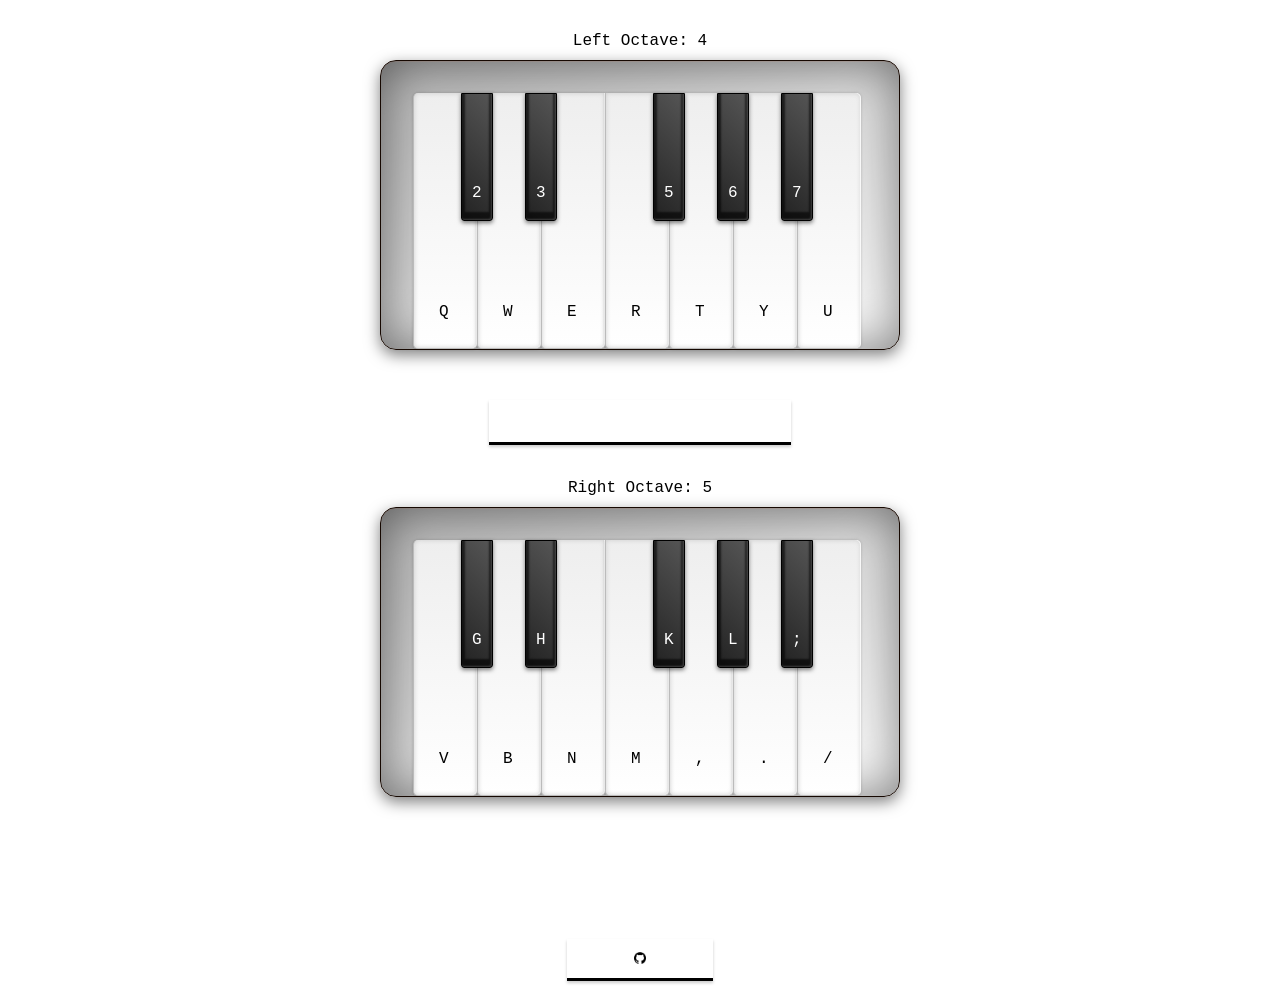
<file: index.html>
<!DOCTYPE html>
<html>
        <head>
                <title>Piano</title>
                <link rel="stylesheet" href="css/piano.css">
                <link rel="stylesheet" href="css/inputbox.css">
                <link rel="stylesheet" href="css/helper.css">
                <script type="text/javascript" src="./js/button.js"></script>
                <script type="text/javascript" src="./js/key.js"></script>
                <script type="text/javascript" src="./js/keyEvent.js"></script>
        </head>
        <body>
                <center id="leftOct" class="octaves" style="margin-top: 2em">Left Octave: 4</center> 
                <ul class="set">
                        <li class="white c" id="left-c"><p class="w">Q</p></li>
                        <li class="black cs" id="left-c-sharp"><p class="bl">2</p></li>
                        <li class="white d" id="left-d"><p class="w">W</p></li>
                        <li class="black ds" id="left-d-sharp"><p class="bl">3</p></li>
                        <li class="white e" id="left-e"><p class="w">E</p></li>
                        <li class="white f" id="left-f"><p class="w">R</p></li>
                        <li class="black fs" id="left-f-sharp"><p class="bl">5</p></li>
                        <li class="white g" id="left-g"><p class="w">T</p></li>
                        <li class="black gs" id="left-g-sharp"><p class="bl">6</p></li>
                        <li class="white a" id="left-a"><p class="w">Y</p></li>
                        <li class="black as" id="left-a-sharp"><p class="bl">7</p></li>
                        <li class="white b" id="left-b"><p class="w">U</p></li>
                </ul>
                <center>
                        <input autocomplete="off"
                                autofocus="on"
                                autocapitalize="off"
                                aria-autocomplete="off"
                                spellcheck="false"
                                type="text" 
                                onkeypress="keyPress(event)">
                </center>
                <center id="rightOct" class="octaves" style="margin-top: 2em">Right Octave: 5</center>
                <ul class="set">
                        <li class="white c" id="right-c"><p class="w">V</p></li>
                        <li class="black cs" id="right-c-sharp"><p class="bl">G</p></li>
                        <li class="white d" id="right-d"><p class="w">B</p></li>
                        <li class="black ds" id="right-d-sharp"><p class="bl">H</p></li>
                        <li class="white e" id="right-e"><p class="w">N</p></li>
                        <li class="white f" id="right-f"><p class="w">M</p></li>
                        <li class="black fs" id="right-f-sharp"><p class="bl">K</p></li>
                        <li class="white g" id="right-g"><p class="w">,</p></li>
                        <li class="black gs" id="right-g-sharp"><p class="bl">L</p></li>
                        <li class="white a" id="right-a"><p class="w">.</p></li>
                        <li class="black as" id="right-a-sharp"><p class="bl">;</p></li>
                        <li class="white b" id="right-b"><p class="w">/</p></li>
                </ul>
                <center>
                        <input type="image" onclick="window.open('https://github.com/Ashrit-Yarava/piano', '_blank')" src="assets/github.png" style="width:1%; margin-top:80px">
                </center>
        </body>
</html>
</file>
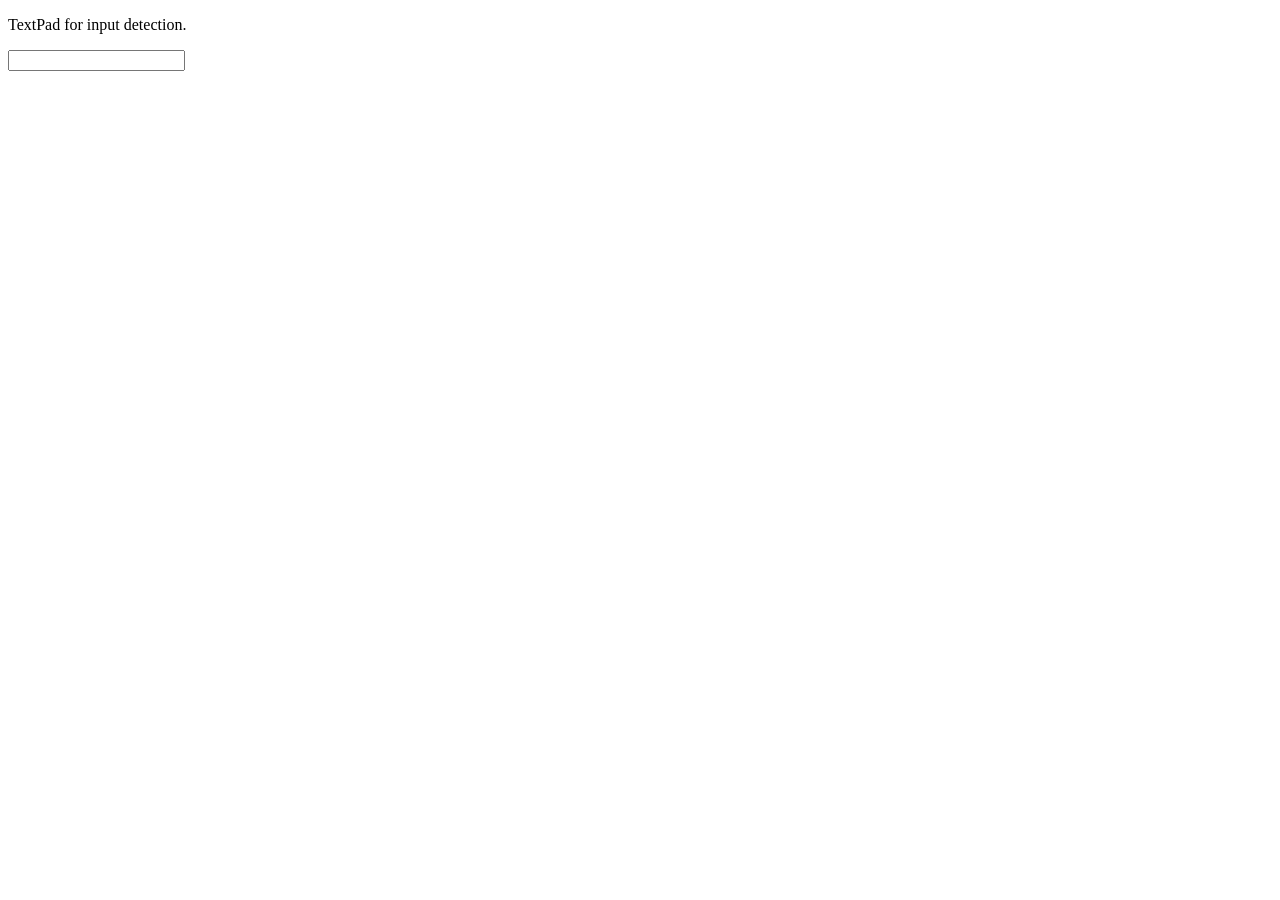
<file: docs/index.html>
<!DOCTYPE html>
<html>
<body>
        <script type="text/javascript" src="./key.js"></script>
        <script type="text/javascript" src="./keyEvent.js"></script>
        <p id="sampleText">TextPad for input detection.</p>
        <input type="text" id="demo" onkeypress="keyPress(event)" />
</body>
</html>
</file>
<file: css/piano.css>
/*
* Piano CSS
* */

ul {
  box-sizing:border-box;
  height:18.1em;
  width:32.5em;
  margin:4em auto;
  padding:2em 0 0 3em;
  position:relative;
  border:1px solid #160801;
  border-radius:1em;
  margin-top: 10px;
  background:linear-gradient(to bottom right,rgba(0,0,0,0.3),rgba(0,0,0,0)),url(https://s3-us-west-2.amazonaws.com/s.cdpn.io/187/vwood.png);
  box-shadow:0 0 50px rgba(0,0,0,0.5) inset,0 1px rgba(212,152,125,0.2) inset,0 5px 15px rgba(0,0,0,0.5)
}

li {
  box-sizing:border-box;
  margin:0;
  padding:0;
  list-style:none;
  position:relative;
  float:left;
}

ul .white {
  height:16em;
  width:4em;
  z-index:1;
  border-left:1px solid #bbb;
  border-bottom:1px solid #bbb;
  border-radius:0 0 5px 5px;
  box-shadow:-1px 0 0 rgba(255,255,255,0.8) inset,0 0 5px #ccc inset,0 0 3px rgba(0,0,0,0.2);
  background:linear-gradient(to bottom,#eee 0%,#fff 100%)
}

ul .white:active {
  border-top:1px solid #777;
  border-left:1px solid #999;
  border-bottom:1px solid #999;
  box-shadow:2px 0 3px rgba(0,0,0,0.1) inset,-5px 5px 20px rgba(0,0,0,0.2) inset,0 0 3px rgba(0,0,0,0.2);
  background:linear-gradient(to bottom,#fff 0%,#e9e9e9 100%)
}

.black {
  height:8em;
  width:2em;
  margin:0 0 0 -1em;
  z-index:2;
  border:1px solid #000;
  border-radius:0 0 3px 3px;
  box-shadow:-1px -1px 2px rgba(255,255,255,0.2) inset,0 -5px 2px 3px rgba(0,0,0,0.6) inset,0 2px 4px rgba(0,0,0,0.5);
  background:linear-gradient(45deg,#222 0%,#555 100%)
}

.black:active {
  box-shadow:-1px -1px 2px rgba(255,255,255,0.2) inset,0 -2px 2px 3px rgba(0,0,0,0.6) inset,0 1px 2px rgba(0,0,0,0.5);
  background:linear-gradient(to right,#444 0%,#222 100%)
}

.a,.b,.c,.d,.e,.g {
  margin:0 0 0 -1em
}

.e {
  width:5em
}

.f {
  margin:0 0 0 0em
}

ul li:first-child {
  border-radius:5px 0 5px 5px
}

ul li:last-child {
  border-radius:0 5px 5px 5px
}
</file>
<file: css/inputbox.css>
input {
  color: #fff;
  padding: 1em 5em;
  border:1px;
  outline:none;
  transition: all 0.1s ease-out;
  position: relative;
  color:transparent;
  margin-top:-50px;
  box-shadow: 0 2px 3px #ccc;
  border-bottom: 0.25em solid #000000;
  top:-2px;
}
</file>
<file: css/helper.css>
.w {
  margin-top:210px;
  margin-left:25px;
  font-family:'Courier New';
}

.bl {
  color:#FFF;
  margin-top:90px;
  margin-left:10px;
  font-family:'Courier New';
}

.octaves {
  font-family:'Courier New';
}
</file>
